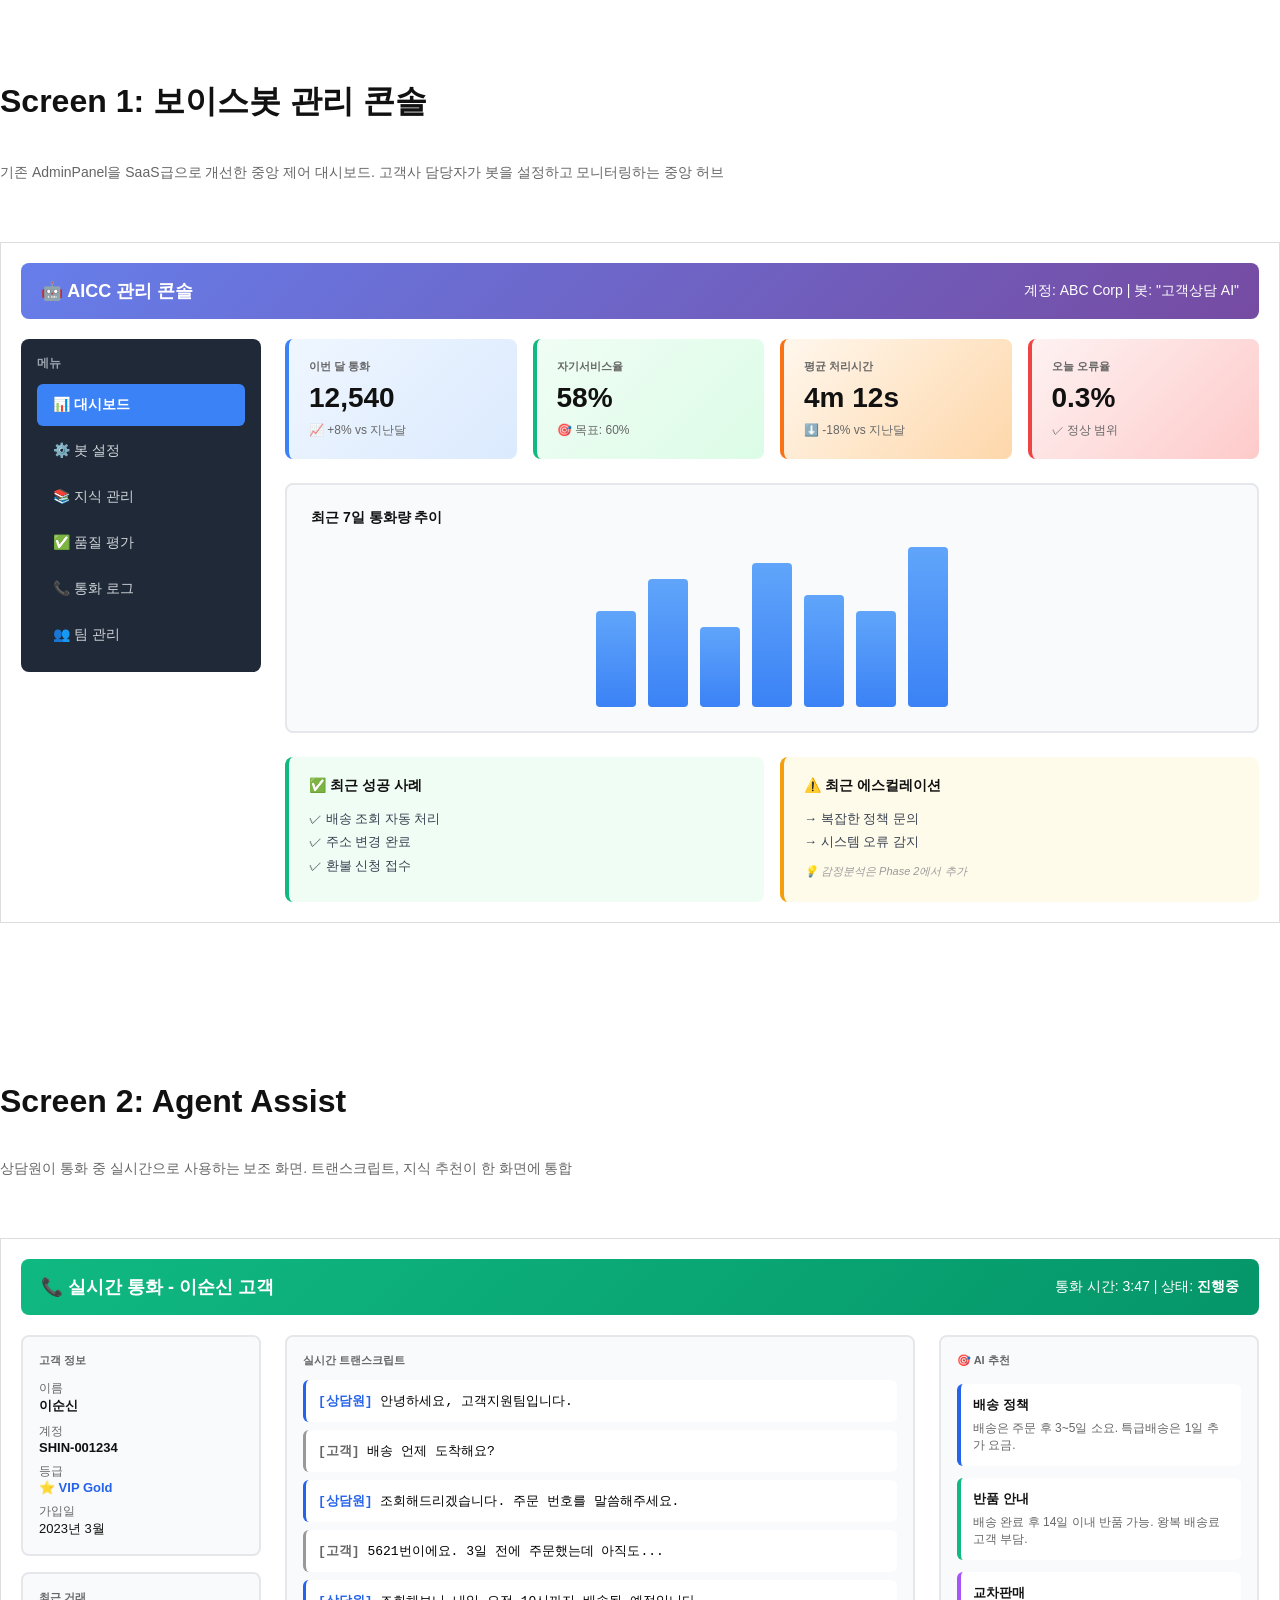
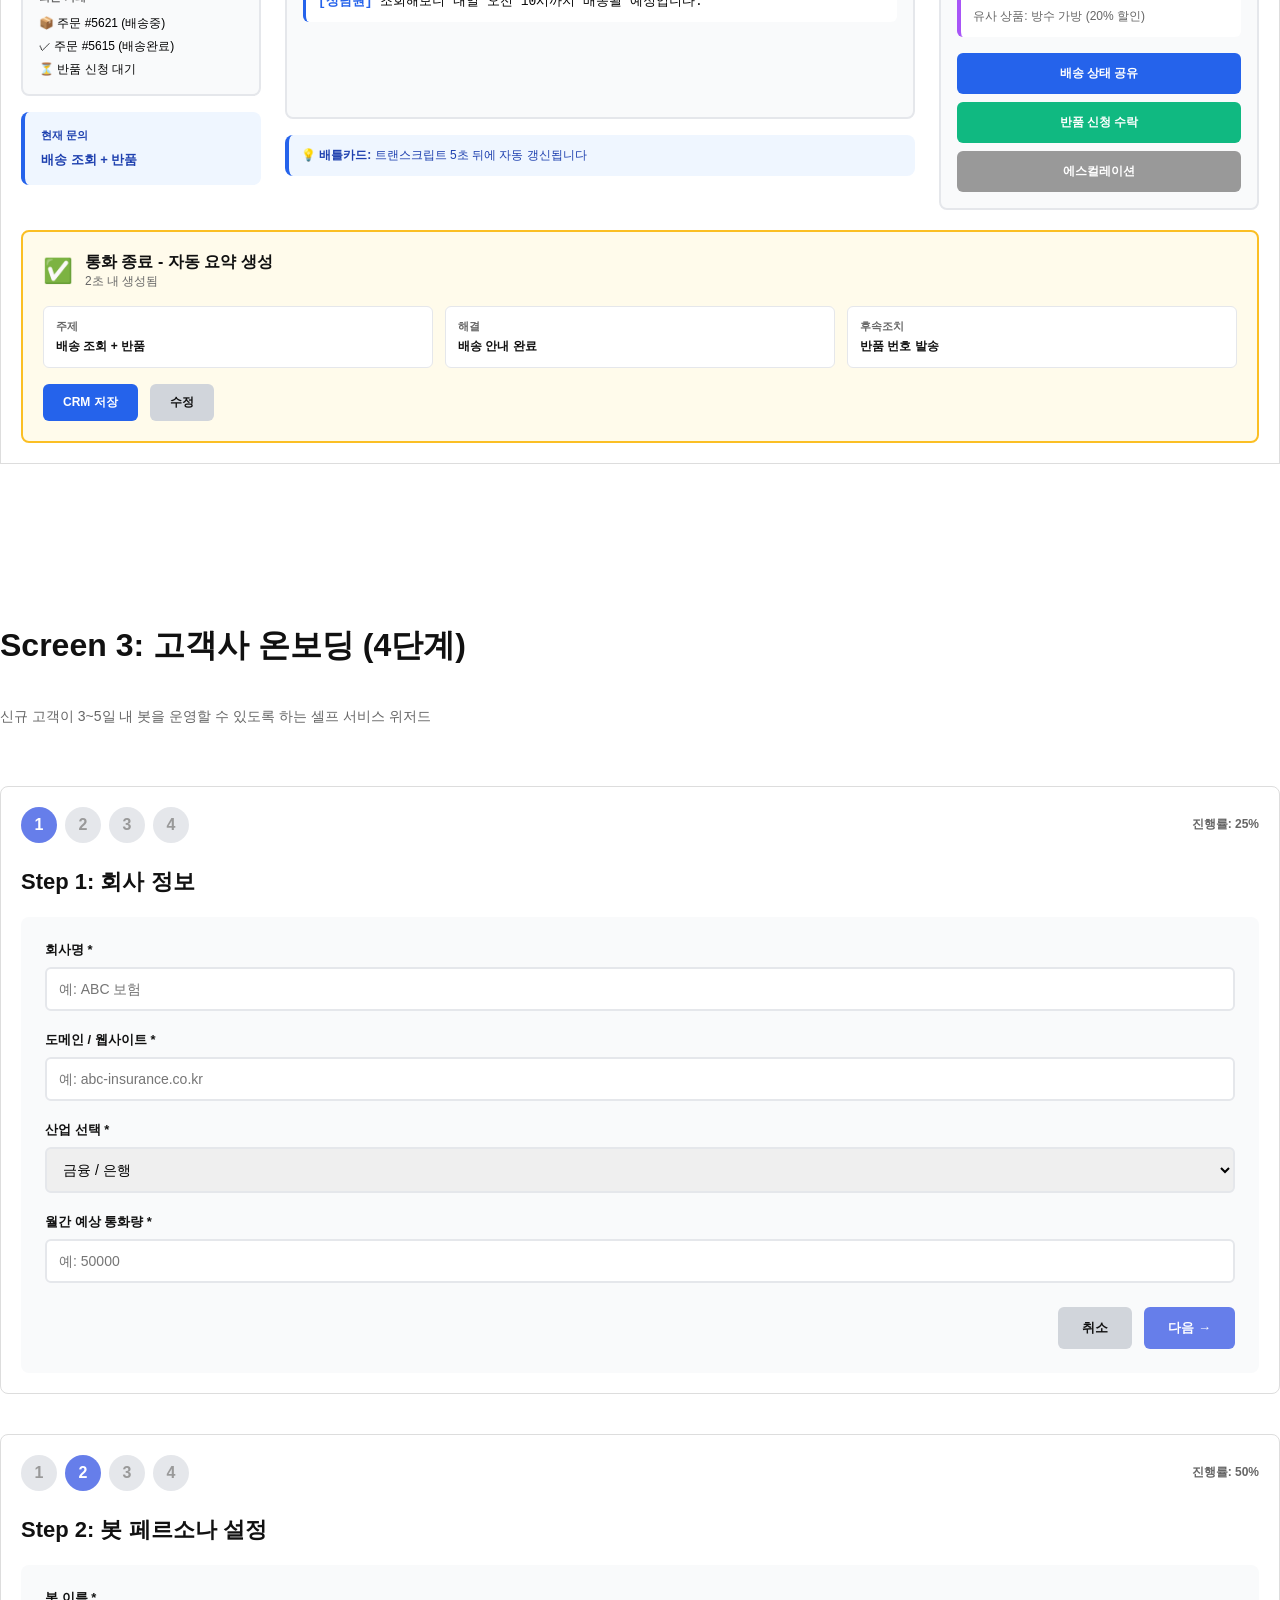
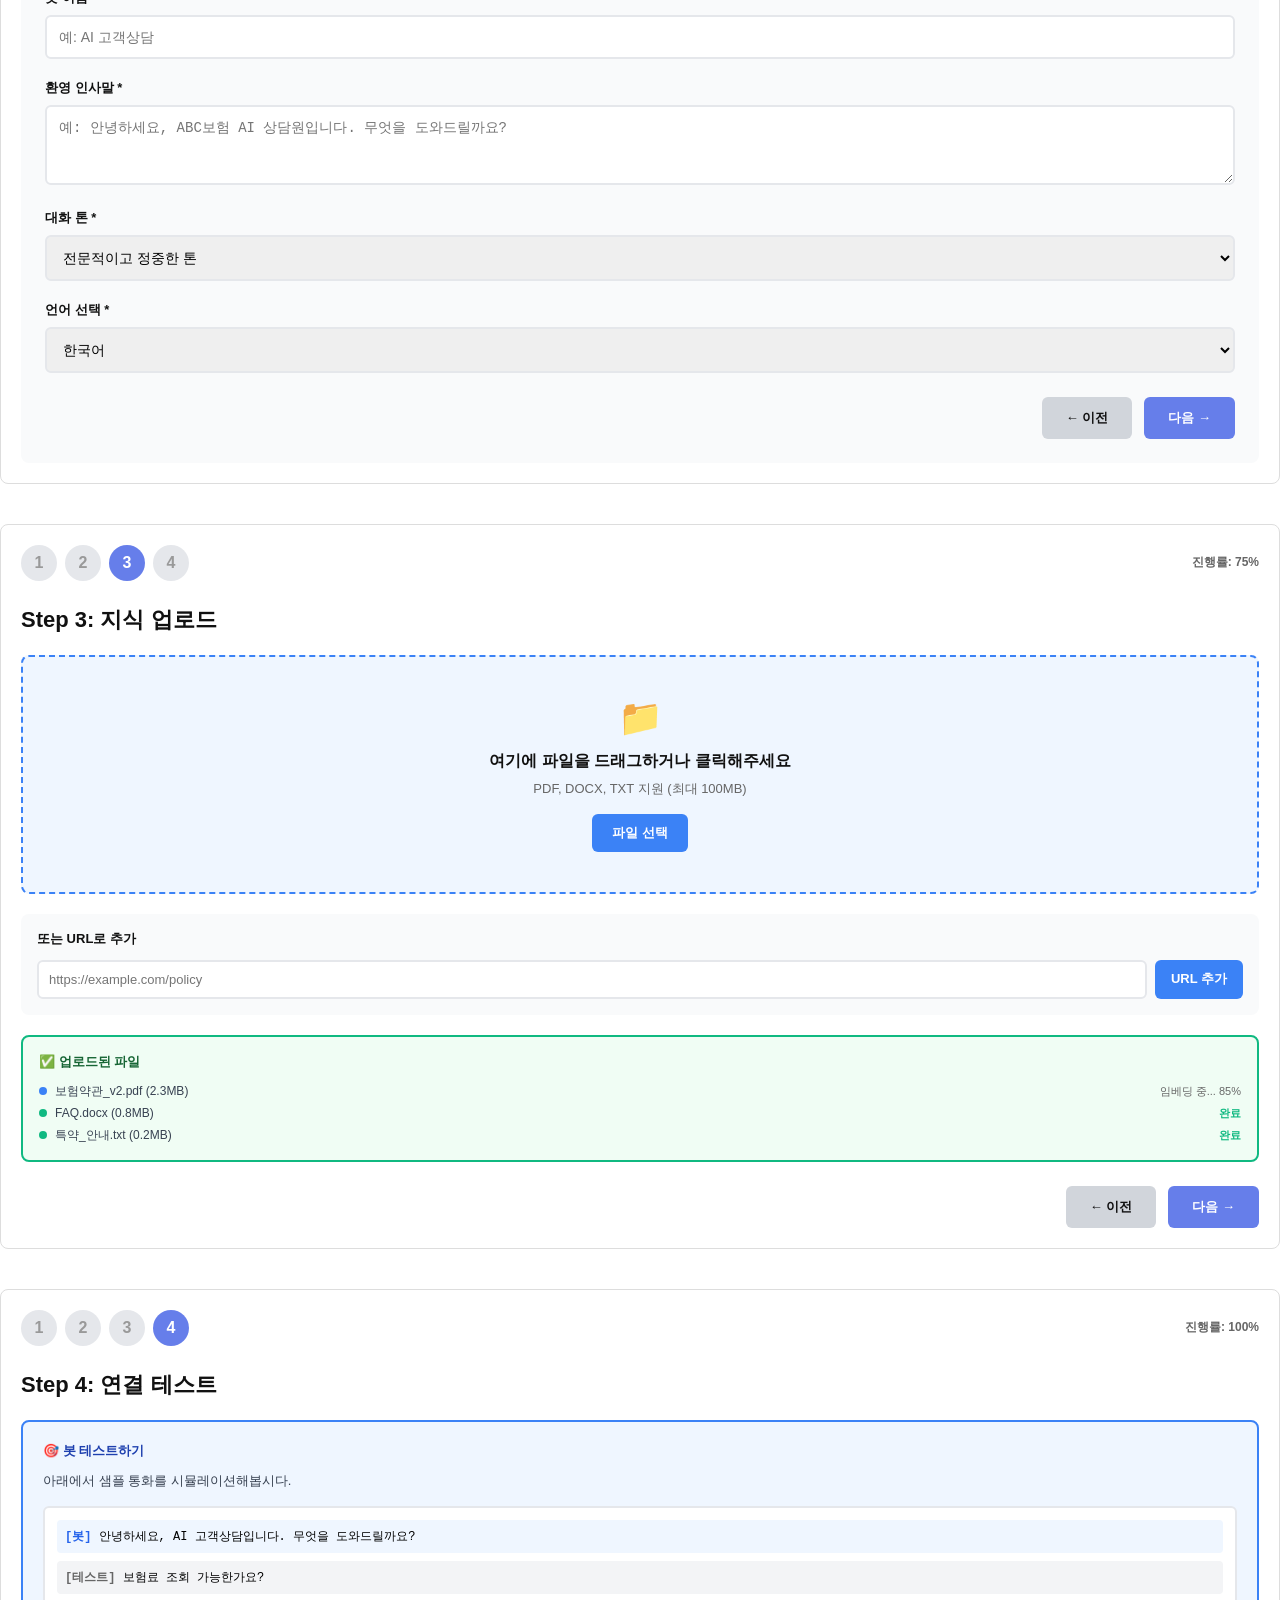
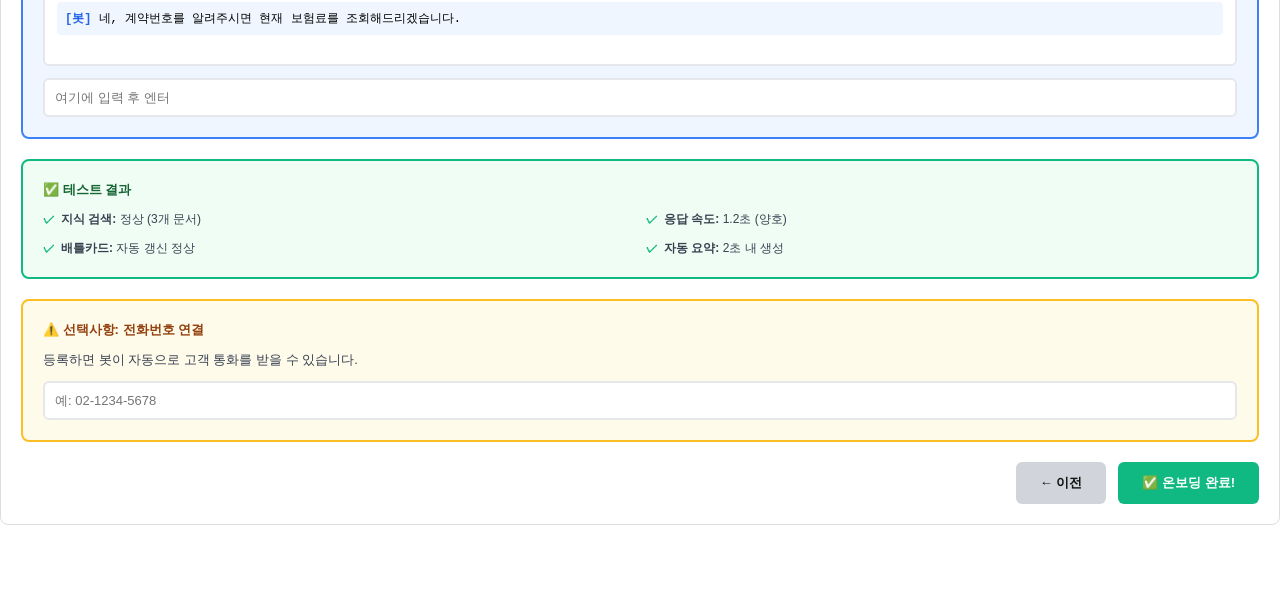
<file: wireframes-source.html>
<!DOCTYPE html>
<html lang="ko">
<head>
    <meta charset="UTF-8">
    <meta name="viewport" content="width=device-width, initial-scale=1.0">
    <title>AICC 화면 설계 - Figma Import Source</title>
    <style>
        * { margin: 0; padding: 0; box-sizing: border-box; }
        body { font-family: -apple-system, BlinkMacSystemFont, 'Segoe UI', sans-serif; background: white; }

        .screen { width: 1280px; margin: 0 auto; padding: 80px 0; page-break-after: always; }
        .screen-title { font-size: 32px; font-weight: bold; margin-bottom: 40px; color: #111; }
        .screen-desc { font-size: 14px; color: #666; margin-bottom: 60px; }
    </style>
</head>
<body>

<!-- ============================================================
     SCREEN 1: 보이스봇 관리 콘솔 (Admin Dashboard)
     ============================================================ -->
<div class="screen">
    <div class="screen-title">Screen 1: 보이스봇 관리 콘솔</div>
    <div class="screen-desc">기존 AdminPanel을 SaaS급으로 개선한 중앙 제어 대시보드. 고객사 담당자가 봇을 설정하고 모니터링하는 중앙 허브</div>

    <div style="width: 100%; border: 1px solid #ddd; padding: 20px;">
        <!-- Header -->
        <div style="background: linear-gradient(135deg, #667eea 0%, #764ba2 100%); color: white; padding: 16px 20px; border-radius: 8px; display: flex; justify-content: space-between; align-items: center; margin-bottom: 20px;">
            <div style="font-size: 18px; font-weight: bold;">🤖 AICC 관리 콘솔</div>
            <div style="font-size: 14px;">계정: ABC Corp | 봇: "고객상담 AI"</div>
        </div>

        <!-- Main Layout: 3-col (sidebar + content) -->
        <div style="display: grid; grid-template-columns: 240px 1fr; gap: 24px;">
            <!-- Sidebar -->
            <div style="background: #1f2937; color: white; border-radius: 8px; padding: 16px; height: fit-content;">
                <div style="font-size: 12px; font-weight: bold; text-transform: uppercase; color: #9ca3af; margin-bottom: 12px;">메뉴</div>
                <div style="space-y: 8px;">
                    <div style="padding: 12px 16px; background: #3b82f6; border-radius: 6px; font-size: 14px; font-weight: 600; margin-bottom: 4px;">📊 대시보드</div>
                    <div style="padding: 12px 16px; font-size: 14px; color: #d1d5db; margin-bottom: 4px;">⚙️ 봇 설정</div>
                    <div style="padding: 12px 16px; font-size: 14px; color: #d1d5db; margin-bottom: 4px;">📚 지식 관리</div>
                    <div style="padding: 12px 16px; font-size: 14px; color: #d1d5db; margin-bottom: 4px;">✅ 품질 평가</div>
                    <div style="padding: 12px 16px; font-size: 14px; color: #d1d5db; margin-bottom: 4px;">📞 통화 로그</div>
                    <div style="padding: 12px 16px; font-size: 14px; color: #d1d5db;">👥 팀 관리</div>
                </div>
            </div>

            <!-- Main Content -->
            <div>
                <!-- KPI Cards (4-col grid) -->
                <div style="display: grid; grid-template-columns: repeat(4, 1fr); gap: 16px; margin-bottom: 24px;">
                    <div style="border-left: 4px solid #3b82f6; background: linear-gradient(135deg, #eff6ff 0%, #dbeafe 100%); padding: 20px; border-radius: 8px;">
                        <div style="font-size: 11px; font-weight: bold; color: #666; text-transform: uppercase; margin-bottom: 8px;">이번 달 통화</div>
                        <div style="font-size: 28px; font-weight: bold; color: #111; margin-bottom: 8px;">12,540</div>
                        <div style="font-size: 12px; color: #666;">📈 +8% vs 지난달</div>
                    </div>

                    <div style="border-left: 4px solid #10b981; background: linear-gradient(135deg, #f0fdf4 0%, #dcfce7 100%); padding: 20px; border-radius: 8px;">
                        <div style="font-size: 11px; font-weight: bold; color: #666; text-transform: uppercase; margin-bottom: 8px;">자기서비스율</div>
                        <div style="font-size: 28px; font-weight: bold; color: #111; margin-bottom: 8px;">58%</div>
                        <div style="font-size: 12px; color: #666;">🎯 목표: 60%</div>
                    </div>

                    <div style="border-left: 4px solid #f97316; background: linear-gradient(135deg, #fff7ed 0%, #fed7aa 100%); padding: 20px; border-radius: 8px;">
                        <div style="font-size: 11px; font-weight: bold; color: #666; text-transform: uppercase; margin-bottom: 8px;">평균 처리시간</div>
                        <div style="font-size: 28px; font-weight: bold; color: #111; margin-bottom: 8px;">4m 12s</div>
                        <div style="font-size: 12px; color: #666;">⬇️ -18% vs 지난달</div>
                    </div>

                    <div style="border-left: 4px solid #ef4444; background: linear-gradient(135deg, #fef2f2 0%, #fecaca 100%); padding: 20px; border-radius: 8px;">
                        <div style="font-size: 11px; font-weight: bold; color: #666; text-transform: uppercase; margin-bottom: 8px;">오늘 오류율</div>
                        <div style="font-size: 28px; font-weight: bold; color: #111; margin-bottom: 8px;">0.3%</div>
                        <div style="font-size: 12px; color: #666;">✓ 정상 범위</div>
                    </div>
                </div>

                <!-- Graph -->
                <div style="border: 2px solid #e5e7eb; background: #f9fafb; border-radius: 8px; padding: 24px; margin-bottom: 24px;">
                    <div style="font-size: 14px; font-weight: bold; color: #111; margin-bottom: 20px;">최근 7일 통화량 추이</div>
                    <div style="display: flex; align-items: flex-end; justify-content: center; gap: 12px; height: 160px;">
                        <div style="width: 40px; height: 96px; background: linear-gradient(to top, #3b82f6, #60a5fa); border-radius: 4px;"></div>
                        <div style="width: 40px; height: 128px; background: linear-gradient(to top, #3b82f6, #60a5fa); border-radius: 4px;"></div>
                        <div style="width: 40px; height: 80px; background: linear-gradient(to top, #3b82f6, #60a5fa); border-radius: 4px;"></div>
                        <div style="width: 40px; height: 144px; background: linear-gradient(to top, #3b82f6, #60a5fa); border-radius: 4px;"></div>
                        <div style="width: 40px; height: 112px; background: linear-gradient(to top, #3b82f6, #60a5fa); border-radius: 4px;"></div>
                        <div style="width: 40px; height: 96px; background: linear-gradient(to top, #3b82f6, #60a5fa); border-radius: 4px;"></div>
                        <div style="width: 40px; height: 160px; background: linear-gradient(to top, #3b82f6, #60a5fa); border-radius: 4px;"></div>
                    </div>
                </div>

                <!-- Summary boxes -->
                <div style="display: grid; grid-template-columns: 1fr 1fr; gap: 16px;">
                    <div style="border-left: 4px solid #10b981; background: #f0fdf4; padding: 20px; border-radius: 8px;">
                        <div style="font-size: 14px; font-weight: bold; color: #111; margin-bottom: 12px;">✅ 최근 성공 사례</div>
                        <ul style="list-style: none; font-size: 13px; color: #374151; line-height: 1.8;">
                            <li>✓ 배송 조회 자동 처리</li>
                            <li>✓ 주소 변경 완료</li>
                            <li>✓ 환불 신청 접수</li>
                        </ul>
                    </div>

                    <div style="border-left: 4px solid #f59e0b; background: #fffbeb; padding: 20px; border-radius: 8px;">
                        <div style="font-size: 14px; font-weight: bold; color: #111; margin-bottom: 12px;">⚠️ 최근 에스컬레이션</div>
                        <ul style="list-style: none; font-size: 13px; color: #374151; line-height: 1.8;">
                            <li>→ 복잡한 정책 문의</li>
                            <li>→ 시스템 오류 감지</li>
                            <li style="font-size: 11px; color: #999; font-style: italic; margin-top: 8px;">💡 감정분석은 Phase 2에서 추가</li>
                        </ul>
                    </div>
                </div>
            </div>
        </div>
    </div>
</div>

<!-- ============================================================
     SCREEN 2: Agent Assist (상담원 보조 화면)
     ============================================================ -->
<div class="screen">
    <div class="screen-title">Screen 2: Agent Assist</div>
    <div class="screen-desc">상담원이 통화 중 실시간으로 사용하는 보조 화면. 트랜스크립트, 지식 추천이 한 화면에 통합</div>

    <div style="width: 100%; border: 1px solid #ddd; padding: 20px;">
        <!-- Header -->
        <div style="background: linear-gradient(135deg, #10b981 0%, #059669 100%); color: white; padding: 16px 20px; border-radius: 8px; display: flex; justify-content: space-between; align-items: center; margin-bottom: 20px;">
            <div style="font-size: 18px; font-weight: bold;">📞 실시간 통화 - 이순신 고객</div>
            <div style="font-size: 14px;">통화 시간: 3:47 | 상태: <strong>진행중</strong></div>
        </div>

        <!-- 3-col layout -->
        <div style="display: grid; grid-template-columns: 240px 1fr 320px; gap: 24px;">
            <!-- Left: Customer Info -->
            <div style="space-y: 16px;">
                <div style="border: 2px solid #e5e7eb; background: #f9fafb; border-radius: 8px; padding: 16px; margin-bottom: 16px;">
                    <div style="font-size: 11px; font-weight: bold; color: #666; text-transform: uppercase; margin-bottom: 12px;">고객 정보</div>
                    <div style="font-size: 13px; space-y: 8px;">
                        <div style="margin-bottom: 8px;"><span style="color: #666; font-size: 12px;">이름</span><div style="font-weight: bold; color: #111;">이순신</div></div>
                        <div style="margin-bottom: 8px;"><span style="color: #666; font-size: 12px;">계정</span><div style="font-weight: bold; color: #111;">SHIN-001234</div></div>
                        <div style="margin-bottom: 8px;"><span style="color: #666; font-size: 12px;">등급</span><div style="font-weight: bold; color: #2563eb;">⭐ VIP Gold</div></div>
                        <div><span style="color: #666; font-size: 12px;">가입일</span><div style="color: #111;">2023년 3월</div></div>
                    </div>
                </div>

                <div style="border: 2px solid #e5e7eb; background: #f9fafb; border-radius: 8px; padding: 16px; margin-bottom: 16px;">
                    <div style="font-size: 11px; font-weight: bold; color: #666; text-transform: uppercase; margin-bottom: 10px;">최근 거래</div>
                    <div style="font-size: 12px; space-y: 6px;">
                        <div style="margin-bottom: 6px;">📦 주문 #5621 (배송중)</div>
                        <div style="margin-bottom: 6px;">✓ 주문 #5615 (배송완료)</div>
                        <div>⏳ 반품 신청 대기</div>
                    </div>
                </div>

                <div style="border-left: 4px solid #2563eb; background: #eff6ff; border-radius: 8px; padding: 16px;">
                    <div style="font-size: 11px; font-weight: bold; color: #1e40af; text-transform: uppercase; margin-bottom: 8px;">현재 문의</div>
                    <div style="font-size: 13px; font-weight: bold; color: #1e40af;">배송 조회 + 반품</div>
                </div>
            </div>

            <!-- Center: Transcript -->
            <div>
                <div style="border: 2px solid #e5e7eb; background: #f9fafb; border-radius: 8px; padding: 16px; height: 384px; overflow-y: auto; margin-bottom: 16px;">
                    <div style="font-size: 11px; font-weight: bold; color: #666; text-transform: uppercase; margin-bottom: 12px;">실시간 트랜스크립트</div>
                    <div style="space-y: 12px; font-size: 13px; font-family: monospace;">
                        <div style="background: white; padding: 12px; border-radius: 6px; border-left: 3px solid #2563eb; margin-bottom: 8px;"><span style="font-weight: bold; color: #2563eb;">[상담원]</span> 안녕하세요, 고객지원팀입니다.</div>
                        <div style="background: white; padding: 12px; border-radius: 6px; border-left: 3px solid #999; margin-bottom: 8px;"><span style="font-weight: bold; color: #666;">[고객]</span> 배송 언제 도착해요?</div>
                        <div style="background: white; padding: 12px; border-radius: 6px; border-left: 3px solid #2563eb; margin-bottom: 8px;"><span style="font-weight: bold; color: #2563eb;">[상담원]</span> 조회해드리겠습니다. 주문 번호를 말씀해주세요.</div>
                        <div style="background: white; padding: 12px; border-radius: 6px; border-left: 3px solid #999; margin-bottom: 8px;"><span style="font-weight: bold; color: #666;">[고객]</span> 5621번이에요. 3일 전에 주문했는데 아직도...</div>
                        <div style="background: white; padding: 12px; border-radius: 6px; border-left: 3px solid #2563eb;"><span style="font-weight: bold; color: #2563eb;">[상담원]</span> 조회해보니 내일 오전 10시까지 배송될 예정입니다.</div>
                    </div>
                </div>

                <div style="background: #eff6ff; border-left: 4px solid #2563eb; border-radius: 8px; padding: 12px; font-size: 12px; color: #1e40af;">
                    <strong>💡 배틀카드:</strong> 트랜스크립트 5초 뒤에 자동 갱신됩니다
                </div>
            </div>

            <!-- Right: AI Recommendations -->
            <div style="border: 2px solid #e5e7eb; background: #f9fafb; border-radius: 8px; padding: 16px;">
                <div style="font-size: 11px; font-weight: bold; color: #666; text-transform: uppercase; margin-bottom: 16px;">🎯 AI 추천</div>

                <div style="space-y: 12px; margin-bottom: 16px;">
                    <div style="background: white; border-left: 4px solid #2563eb; padding: 12px; border-radius: 6px; margin-bottom: 12px;">
                        <div style="font-weight: bold; font-size: 13px; color: #111; margin-bottom: 6px;">배송 정책</div>
                        <div style="font-size: 12px; color: #666;">배송은 주문 후 3~5일 소요. 특급배송은 1일 추가 요금.</div>
                    </div>

                    <div style="background: white; border-left: 4px solid #10b981; padding: 12px; border-radius: 6px; margin-bottom: 12px;">
                        <div style="font-weight: bold; font-size: 13px; color: #111; margin-bottom: 6px;">반품 안내</div>
                        <div style="font-size: 12px; color: #666;">배송 완료 후 14일 이내 반품 가능. 왕복 배송료 고객 부담.</div>
                    </div>

                    <div style="background: white; border-left: 4px solid #a855f7; padding: 12px; border-radius: 6px;">
                        <div style="font-weight: bold; font-size: 13px; color: #111; margin-bottom: 6px;">교차판매</div>
                        <div style="font-size: 12px; color: #666;">유사 상품: 방수 가방 (20% 할인)</div>
                    </div>
                </div>

                <div style="space-y: 8px;">
                    <button style="width: 100%; background: #2563eb; color: white; padding: 12px; border-radius: 6px; font-weight: bold; font-size: 12px; border: none; margin-bottom: 8px; cursor: pointer;">배송 상태 공유</button>
                    <button style="width: 100%; background: #10b981; color: white; padding: 12px; border-radius: 6px; font-weight: bold; font-size: 12px; border: none; margin-bottom: 8px; cursor: pointer;">반품 신청 수락</button>
                    <button style="width: 100%; background: #999; color: white; padding: 12px; border-radius: 6px; font-weight: bold; font-size: 12px; border: none; cursor: pointer;">에스컬레이션</button>
                </div>
            </div>
        </div>

        <!-- Call Summary -->
        <div style="background: #fffbeb; border: 2px solid #fbbf24; border-radius: 8px; padding: 20px; margin-top: 20px;">
            <div style="display: flex; align-items: center; gap: 12px; margin-bottom: 16px;">
                <span style="font-size: 24px;">✅</span>
                <div>
                    <div style="font-weight: bold; color: #111;">통화 종료 - 자동 요약 생성</div>
                    <div style="font-size: 12px; color: #666;">2초 내 생성됨</div>
                </div>
            </div>

            <div style="display: grid; grid-template-columns: 1fr 1fr 1fr; gap: 12px; margin-bottom: 16px;">
                <div style="background: white; padding: 12px; border-radius: 6px; border: 1px solid #e5e7eb;">
                    <div style="font-size: 11px; color: #666; font-weight: bold; margin-bottom: 4px;">주제</div>
                    <div style="font-size: 12px; font-weight: bold; color: #111;">배송 조회 + 반품</div>
                </div>
                <div style="background: white; padding: 12px; border-radius: 6px; border: 1px solid #e5e7eb;">
                    <div style="font-size: 11px; color: #666; font-weight: bold; margin-bottom: 4px;">해결</div>
                    <div style="font-size: 12px; font-weight: bold; color: #111;">배송 안내 완료</div>
                </div>
                <div style="background: white; padding: 12px; border-radius: 6px; border: 1px solid #e5e7eb;">
                    <div style="font-size: 11px; color: #666; font-weight: bold; margin-bottom: 4px;">후속조치</div>
                    <div style="font-size: 12px; font-weight: bold; color: #111;">반품 번호 발송</div>
                </div>
            </div>

            <div>
                <button style="background: #2563eb; color: white; padding: 10px 20px; border-radius: 6px; font-weight: bold; font-size: 12px; border: none; margin-right: 8px; cursor: pointer;">CRM 저장</button>
                <button style="background: #d1d5db; color: #111; padding: 10px 20px; border-radius: 6px; font-weight: bold; font-size: 12px; border: none; cursor: pointer;">수정</button>
            </div>
        </div>
    </div>
</div>

<!-- ============================================================
     SCREEN 3: 온보딩 위저드 (4 Steps)
     ============================================================ -->
<div class="screen">
    <div class="screen-title">Screen 3: 고객사 온보딩 (4단계)</div>
    <div class="screen-desc">신규 고객이 3~5일 내 봇을 운영할 수 있도록 하는 셀프 서비스 위저드</div>

    <!-- Step 1 -->
    <div style="width: 100%; border: 1px solid #ddd; padding: 20px; margin-bottom: 40px; border-radius: 8px;">
        <div style="display: flex; align-items: center; gap: 12px; margin-bottom: 24px;">
            <div style="display: flex; gap: 8px;">
                <div style="width: 36px; height: 36px; border-radius: 50%; background: #667eea; color: white; display: flex; align-items: center; justify-content: center; font-weight: bold;">1</div>
                <div style="width: 36px; height: 36px; border-radius: 50%; background: #e5e7eb; color: #999; display: flex; align-items: center; justify-content: center; font-weight: bold;">2</div>
                <div style="width: 36px; height: 36px; border-radius: 50%; background: #e5e7eb; color: #999; display: flex; align-items: center; justify-content: center; font-weight: bold;">3</div>
                <div style="width: 36px; height: 36px; border-radius: 50%; background: #e5e7eb; color: #999; display: flex; align-items: center; justify-content: center; font-weight: bold;">4</div>
            </div>
            <div style="margin-left: auto; font-size: 12px; font-weight: bold; color: #666;">진행률: 25%</div>
        </div>

        <h3 style="font-size: 22px; font-weight: bold; color: #111; margin-bottom: 20px;">Step 1: 회사 정보</h3>

        <div style="background: #f9fafb; padding: 24px; border-radius: 8px; space-y: 20px;">
            <div style="margin-bottom: 20px;">
                <label style="display: block; font-weight: bold; color: #111; font-size: 13px; margin-bottom: 8px;">회사명 *</label>
                <input type="text" placeholder="예: ABC 보험" style="width: 100%; border: 2px solid #e5e7eb; padding: 12px; border-radius: 6px; font-size: 14px;">
            </div>

            <div style="margin-bottom: 20px;">
                <label style="display: block; font-weight: bold; color: #111; font-size: 13px; margin-bottom: 8px;">도메인 / 웹사이트 *</label>
                <input type="text" placeholder="예: abc-insurance.co.kr" style="width: 100%; border: 2px solid #e5e7eb; padding: 12px; border-radius: 6px; font-size: 14px;">
            </div>

            <div style="margin-bottom: 20px;">
                <label style="display: block; font-weight: bold; color: #111; font-size: 13px; margin-bottom: 8px;">산업 선택 *</label>
                <select style="width: 100%; border: 2px solid #e5e7eb; padding: 12px; border-radius: 6px; font-size: 14px;">
                    <option>-- 선택해주세요 --</option>
                    <option selected>금융 / 은행</option>
                    <option>보험</option>
                    <option>이커머스</option>
                    <option>전자제품</option>
                </select>
            </div>

            <div style="margin-bottom: 20px;">
                <label style="display: block; font-weight: bold; color: #111; font-size: 13px; margin-bottom: 8px;">월간 예상 통화량 *</label>
                <input type="number" placeholder="예: 50000" style="width: 100%; border: 2px solid #e5e7eb; padding: 12px; border-radius: 6px; font-size: 14px;">
            </div>

            <div style="display: flex; gap: 12px; justify-content: flex-end; margin-top: 24px;">
                <button style="padding: 12px 24px; background: #d1d5db; color: #111; border-radius: 6px; font-weight: bold; border: none; font-size: 13px; cursor: pointer;">취소</button>
                <button style="padding: 12px 24px; background: #667eea; color: white; border-radius: 6px; font-weight: bold; border: none; font-size: 13px; cursor: pointer;">다음 →</button>
            </div>
        </div>
    </div>

    <!-- Step 2 -->
    <div style="width: 100%; border: 1px solid #ddd; padding: 20px; margin-bottom: 40px; border-radius: 8px;">
        <div style="display: flex; align-items: center; gap: 12px; margin-bottom: 24px;">
            <div style="display: flex; gap: 8px;">
                <div style="width: 36px; height: 36px; border-radius: 50%; background: #e5e7eb; color: #999; display: flex; align-items: center; justify-content: center; font-weight: bold;">1</div>
                <div style="width: 36px; height: 36px; border-radius: 50%; background: #667eea; color: white; display: flex; align-items: center; justify-content: center; font-weight: bold;">2</div>
                <div style="width: 36px; height: 36px; border-radius: 50%; background: #e5e7eb; color: #999; display: flex; align-items: center; justify-content: center; font-weight: bold;">3</div>
                <div style="width: 36px; height: 36px; border-radius: 50%; background: #e5e7eb; color: #999; display: flex; align-items: center; justify-content: center; font-weight: bold;">4</div>
            </div>
            <div style="margin-left: auto; font-size: 12px; font-weight: bold; color: #666;">진행률: 50%</div>
        </div>

        <h3 style="font-size: 22px; font-weight: bold; color: #111; margin-bottom: 20px;">Step 2: 봇 페르소나 설정</h3>

        <div style="background: #f9fafb; padding: 24px; border-radius: 8px;">
            <div style="margin-bottom: 20px;">
                <label style="display: block; font-weight: bold; color: #111; font-size: 13px; margin-bottom: 8px;">봇 이름 *</label>
                <input type="text" placeholder="예: AI 고객상담" style="width: 100%; border: 2px solid #e5e7eb; padding: 12px; border-radius: 6px; font-size: 14px;">
            </div>

            <div style="margin-bottom: 20px;">
                <label style="display: block; font-weight: bold; color: #111; font-size: 13px; margin-bottom: 8px;">환영 인사말 *</label>
                <textarea placeholder="예: 안녕하세요, ABC보험 AI 상담원입니다. 무엇을 도와드릴까요?" style="width: 100%; border: 2px solid #e5e7eb; padding: 12px; border-radius: 6px; font-size: 14px; height: 80px;"></textarea>
            </div>

            <div style="margin-bottom: 20px;">
                <label style="display: block; font-weight: bold; color: #111; font-size: 13px; margin-bottom: 8px;">대화 톤 *</label>
                <select style="width: 100%; border: 2px solid #e5e7eb; padding: 12px; border-radius: 6px; font-size: 14px;">
                    <option selected>전문적이고 정중한 톤</option>
                    <option>친근하고 캐주얼한 톤</option>
                    <option>빠르고 직관적인 톤</option>
                </select>
            </div>

            <div style="margin-bottom: 20px;">
                <label style="display: block; font-weight: bold; color: #111; font-size: 13px; margin-bottom: 8px;">언어 선택 *</label>
                <select style="width: 100%; border: 2px solid #e5e7eb; padding: 12px; border-radius: 6px; font-size: 14px;">
                    <option selected>한국어</option>
                    <option>English</option>
                    <option>中文</option>
                </select>
            </div>

            <div style="display: flex; gap: 12px; justify-content: flex-end; margin-top: 24px;">
                <button style="padding: 12px 24px; background: #d1d5db; color: #111; border-radius: 6px; font-weight: bold; border: none; font-size: 13px; cursor: pointer;">← 이전</button>
                <button style="padding: 12px 24px; background: #667eea; color: white; border-radius: 6px; font-weight: bold; border: none; font-size: 13px; cursor: pointer;">다음 →</button>
            </div>
        </div>
    </div>

    <!-- Step 3 -->
    <div style="width: 100%; border: 1px solid #ddd; padding: 20px; margin-bottom: 40px; border-radius: 8px;">
        <div style="display: flex; align-items: center; gap: 12px; margin-bottom: 24px;">
            <div style="display: flex; gap: 8px;">
                <div style="width: 36px; height: 36px; border-radius: 50%; background: #e5e7eb; color: #999; display: flex; align-items: center; justify-content: center; font-weight: bold;">1</div>
                <div style="width: 36px; height: 36px; border-radius: 50%; background: #e5e7eb; color: #999; display: flex; align-items: center; justify-content: center; font-weight: bold;">2</div>
                <div style="width: 36px; height: 36px; border-radius: 50%; background: #667eea; color: white; display: flex; align-items: center; justify-content: center; font-weight: bold;">3</div>
                <div style="width: 36px; height: 36px; border-radius: 50%; background: #e5e7eb; color: #999; display: flex; align-items: center; justify-content: center; font-weight: bold;">4</div>
            </div>
            <div style="margin-left: auto; font-size: 12px; font-weight: bold; color: #666;">진행률: 75%</div>
        </div>

        <h3 style="font-size: 22px; font-weight: bold; color: #111; margin-bottom: 20px;">Step 3: 지식 업로드</h3>

        <div style="space-y: 20px;">
            <div style="border: 2px dashed #3b82f6; background: #eff6ff; padding: 40px; border-radius: 8px; text-align: center; margin-bottom: 20px;">
                <div style="font-size: 36px; margin-bottom: 12px;">📁</div>
                <div style="font-weight: bold; font-size: 16px; color: #111; margin-bottom: 8px;">여기에 파일을 드래그하거나 클릭해주세요</div>
                <div style="font-size: 13px; color: #666; margin-bottom: 16px;">PDF, DOCX, TXT 지원 (최대 100MB)</div>
                <button style="padding: 10px 20px; background: #3b82f6; color: white; border-radius: 6px; font-weight: bold; border: none; font-size: 13px; cursor: pointer;">파일 선택</button>
            </div>

            <div style="background: #f9fafb; padding: 16px; border-radius: 8px; margin-bottom: 20px;">
                <div style="font-size: 13px; font-weight: bold; color: #111; margin-bottom: 12px;">또는 URL로 추가</div>
                <div style="display: flex; gap: 8px;">
                    <input type="text" placeholder="https://example.com/policy" style="flex: 1; border: 2px solid #e5e7eb; padding: 10px; border-radius: 6px; font-size: 13px;">
                    <button style="padding: 10px 16px; background: #3b82f6; color: white; border-radius: 6px; font-weight: bold; border: none; font-size: 13px; cursor: pointer;">URL 추가</button>
                </div>
            </div>

            <div style="background: #f0fdf4; border: 2px solid #10b981; padding: 16px; border-radius: 8px; margin-bottom: 24px;">
                <div style="font-size: 13px; font-weight: bold; color: #166534; margin-bottom: 12px;">✅ 업로드된 파일</div>
                <div style="space-y: 8px; font-size: 12px; color: #374151;">
                    <div style="display: flex; align-items: center; gap: 8px; margin-bottom: 6px;"><span style="width: 8px; height: 8px; border-radius: 50%; background: #3b82f6;"></span> 보험약관_v2.pdf (2.3MB) <span style="margin-left: auto; font-size: 11px; color: #666;">임베딩 중... 85%</span></div>
                    <div style="display: flex; align-items: center; gap: 8px; margin-bottom: 6px;"><span style="width: 8px; height: 8px; border-radius: 50%; background: #10b981;"></span> FAQ.docx (0.8MB) <span style="margin-left: auto; font-size: 11px; color: #10b981; font-weight: bold;">완료</span></div>
                    <div style="display: flex; align-items: center; gap: 8px;"><span style="width: 8px; height: 8px; border-radius: 50%; background: #10b981;"></span> 특약_안내.txt (0.2MB) <span style="margin-left: auto; font-size: 11px; color: #10b981; font-weight: bold;">완료</span></div>
                </div>
            </div>

            <div style="display: flex; gap: 12px; justify-content: flex-end;">
                <button style="padding: 12px 24px; background: #d1d5db; color: #111; border-radius: 6px; font-weight: bold; border: none; font-size: 13px; cursor: pointer;">← 이전</button>
                <button style="padding: 12px 24px; background: #667eea; color: white; border-radius: 6px; font-weight: bold; border: none; font-size: 13px; cursor: pointer;">다음 →</button>
            </div>
        </div>
    </div>

    <!-- Step 4 -->
    <div style="width: 100%; border: 1px solid #ddd; padding: 20px; border-radius: 8px;">
        <div style="display: flex; align-items: center; gap: 12px; margin-bottom: 24px;">
            <div style="display: flex; gap: 8px;">
                <div style="width: 36px; height: 36px; border-radius: 50%; background: #e5e7eb; color: #999; display: flex; align-items: center; justify-content: center; font-weight: bold;">1</div>
                <div style="width: 36px; height: 36px; border-radius: 50%; background: #e5e7eb; color: #999; display: flex; align-items: center; justify-content: center; font-weight: bold;">2</div>
                <div style="width: 36px; height: 36px; border-radius: 50%; background: #e5e7eb; color: #999; display: flex; align-items: center; justify-content: center; font-weight: bold;">3</div>
                <div style="width: 36px; height: 36px; border-radius: 50%; background: #667eea; color: white; display: flex; align-items: center; justify-content: center; font-weight: bold;">4</div>
            </div>
            <div style="margin-left: auto; font-size: 12px; font-weight: bold; color: #666;">진행률: 100%</div>
        </div>

        <h3 style="font-size: 22px; font-weight: bold; color: #111; margin-bottom: 20px;">Step 4: 연결 테스트</h3>

        <div style="space-y: 20px;">
            <div style="background: #eff6ff; border: 2px solid #3b82f6; padding: 20px; border-radius: 8px; margin-bottom: 20px;">
                <div style="font-size: 13px; font-weight: bold; color: #1e40af; margin-bottom: 12px;">🎯 봇 테스트하기</div>
                <div style="font-size: 13px; color: #374151; margin-bottom: 16px;">아래에서 샘플 통화를 시뮬레이션해봅시다.</div>

                <div style="background: white; border: 2px solid #e5e7eb; border-radius: 6px; padding: 12px; height: 160px; overflow-y: auto; margin-bottom: 12px; font-size: 12px; font-family: monospace;">
                    <div style="background: #eff6ff; padding: 8px; border-radius: 4px; margin-bottom: 8px;"><span style="font-weight: bold; color: #2563eb;">[봇]</span> 안녕하세요, AI 고객상담입니다. 무엇을 도와드릴까요?</div>
                    <div style="background: #f3f4f6; padding: 8px; border-radius: 4px; margin-bottom: 8px;"><span style="font-weight: bold; color: #666;">[테스트]</span> 보험료 조회 가능한가요?</div>
                    <div style="background: #eff6ff; padding: 8px; border-radius: 4px;"><span style="font-weight: bold; color: #2563eb;">[봇]</span> 네, 계약번호를 알려주시면 현재 보험료를 조회해드리겠습니다.</div>
                </div>

                <input type="text" placeholder="여기에 입력 후 엔터" style="width: 100%; border: 2px solid #e5e7eb; padding: 10px; border-radius: 6px; font-size: 13px;">
            </div>

            <div style="background: #f0fdf4; border: 2px solid #10b981; padding: 20px; border-radius: 8px; margin-bottom: 20px;">
                <div style="font-size: 13px; font-weight: bold; color: #166534; margin-bottom: 12px;">✅ 테스트 결과</div>
                <div style="display: grid; grid-template-columns: 1fr 1fr; gap: 12px; font-size: 12px;">
                    <div style="display: flex; align-items: center; gap: 6px;"><span style="color: #10b981; font-weight: bold;">✓</span> <span style="color: #374151;"><strong>지식 검색:</strong> 정상 (3개 문서)</span></div>
                    <div style="display: flex; align-items: center; gap: 6px;"><span style="color: #10b981; font-weight: bold;">✓</span> <span style="color: #374151;"><strong>응답 속도:</strong> 1.2초 (양호)</span></div>
                    <div style="display: flex; align-items: center; gap: 6px;"><span style="color: #10b981; font-weight: bold;">✓</span> <span style="color: #374151;"><strong>배틀카드:</strong> 자동 갱신 정상</span></div>
                    <div style="display: flex; align-items: center; gap: 6px;"><span style="color: #10b981; font-weight: bold;">✓</span> <span style="color: #374151;"><strong>자동 요약:</strong> 2초 내 생성</span></div>
                </div>
            </div>

            <div style="background: #fffbeb; border: 2px solid #fbbf24; padding: 20px; border-radius: 8px; margin-bottom: 20px;">
                <div style="font-size: 13px; font-weight: bold; color: #92400e; margin-bottom: 12px;">⚠️ 선택사항: 전화번호 연결</div>
                <div style="font-size: 13px; color: #374151; margin-bottom: 12px;">등록하면 봇이 자동으로 고객 통화를 받을 수 있습니다.</div>
                <input type="tel" placeholder="예: 02-1234-5678" style="width: 100%; border: 2px solid #e5e7eb; padding: 10px; border-radius: 6px; font-size: 13px;">
            </div>

            <div style="display: flex; gap: 12px; justify-content: flex-end;">
                <button style="padding: 12px 24px; background: #d1d5db; color: #111; border-radius: 6px; font-weight: bold; border: none; font-size: 13px; cursor: pointer;">← 이전</button>
                <button style="padding: 12px 24px; background: #10b981; color: white; border-radius: 6px; font-weight: bold; border: none; font-size: 13px; cursor: pointer;">✅ 온보딩 완료!</button>
            </div>
        </div>
    </div>
</div>

</body>
</html>
</file>
